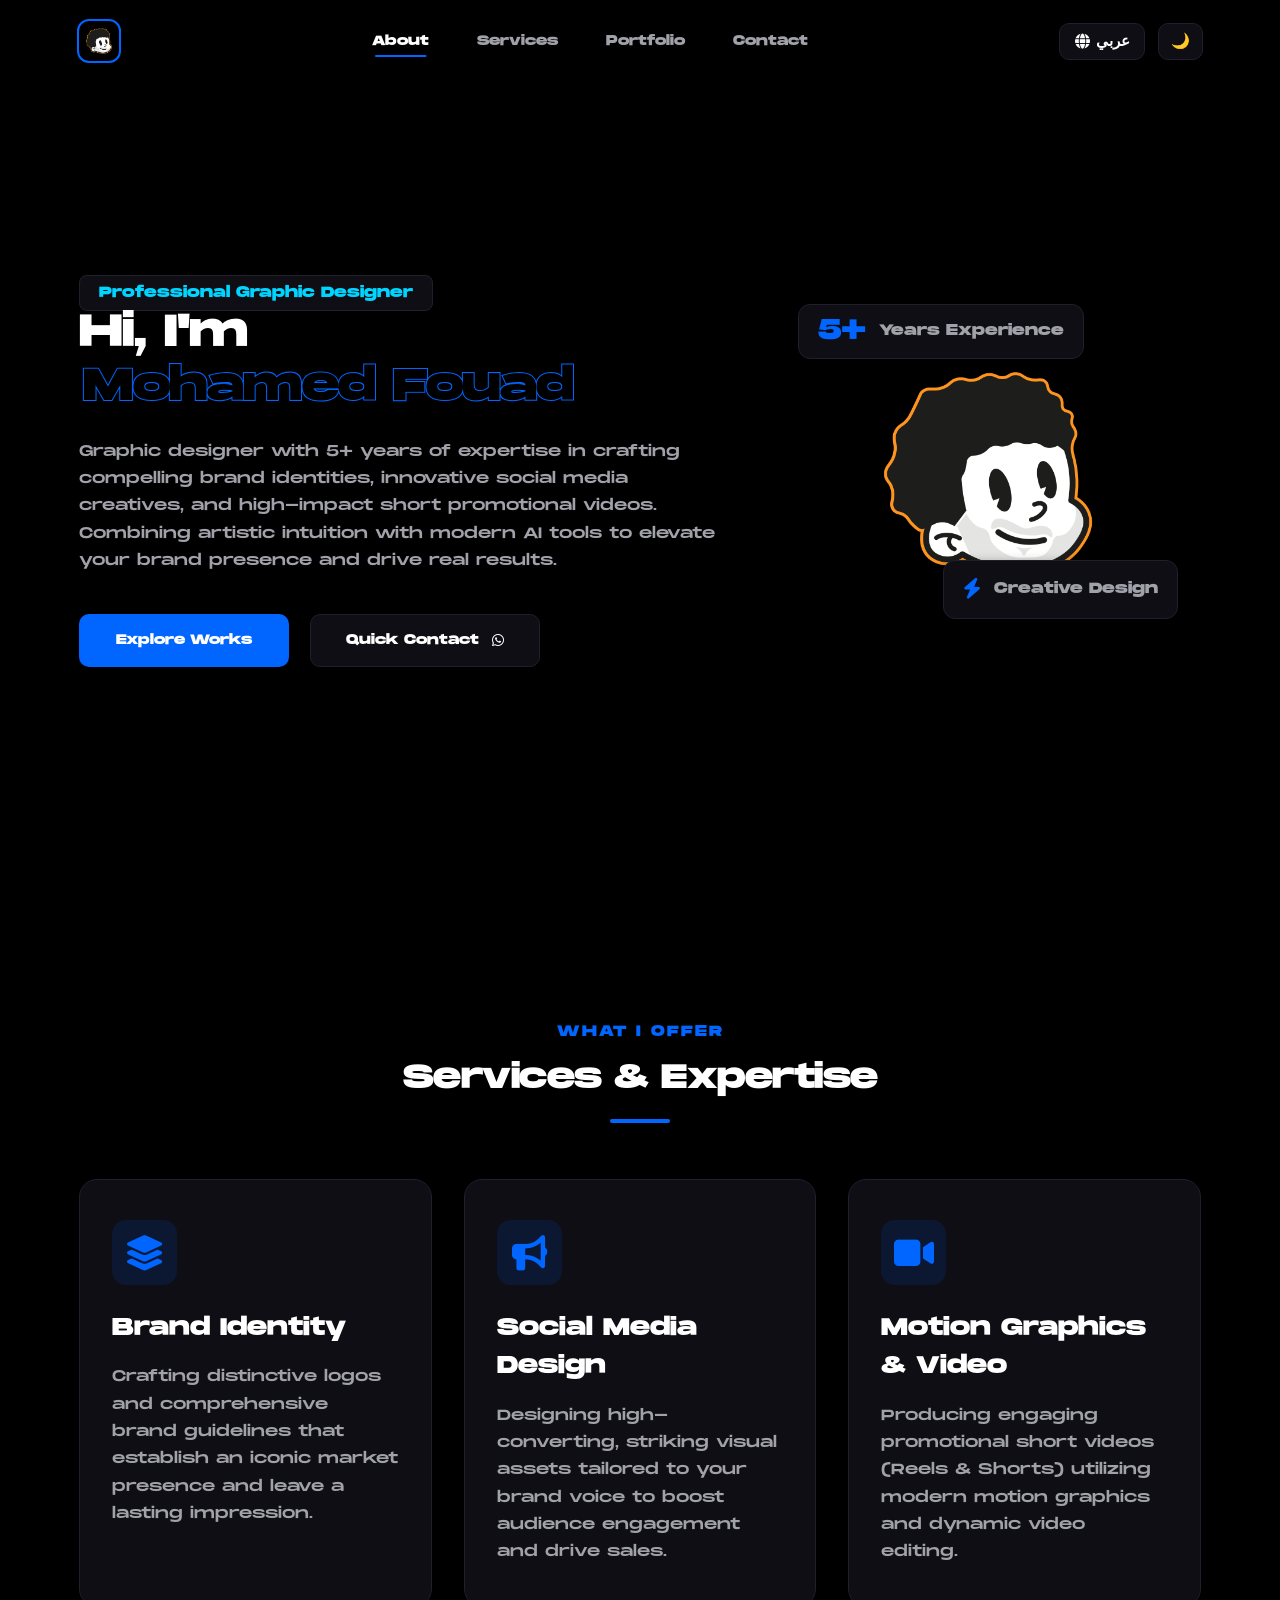
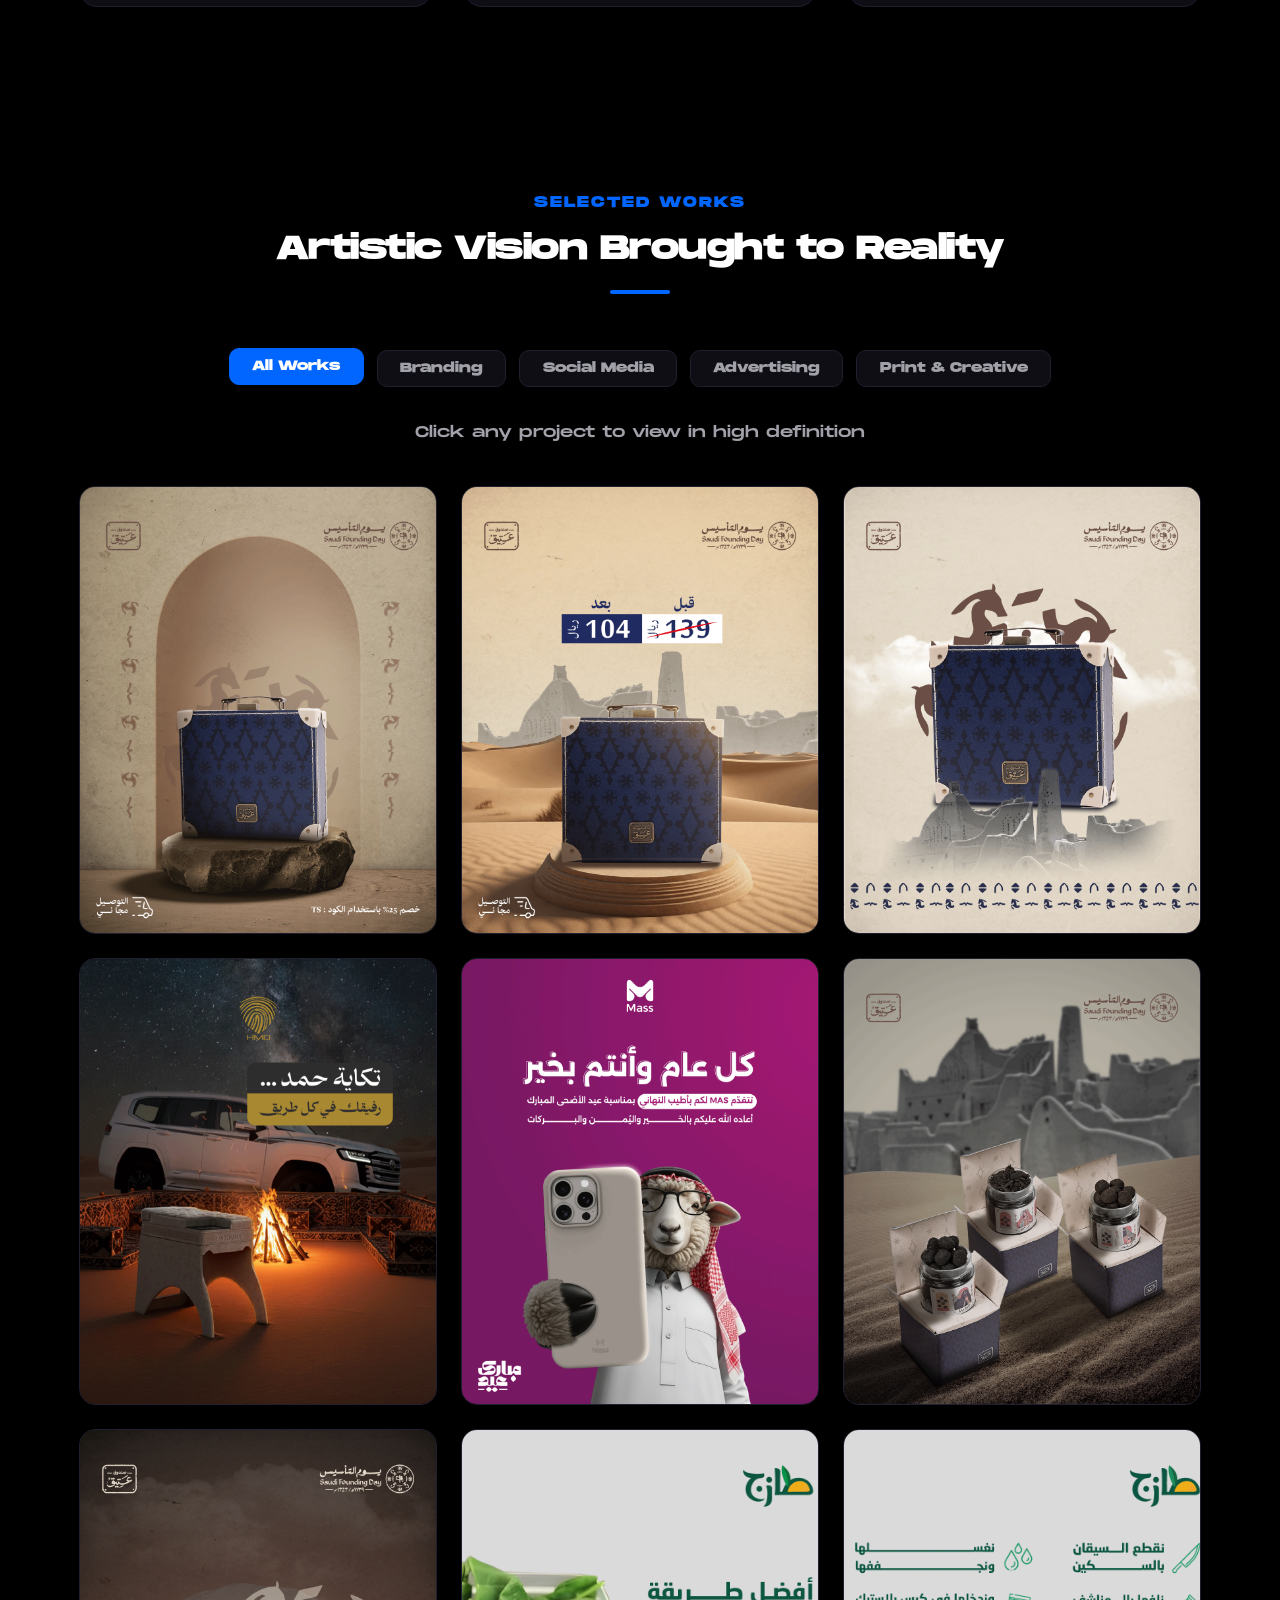
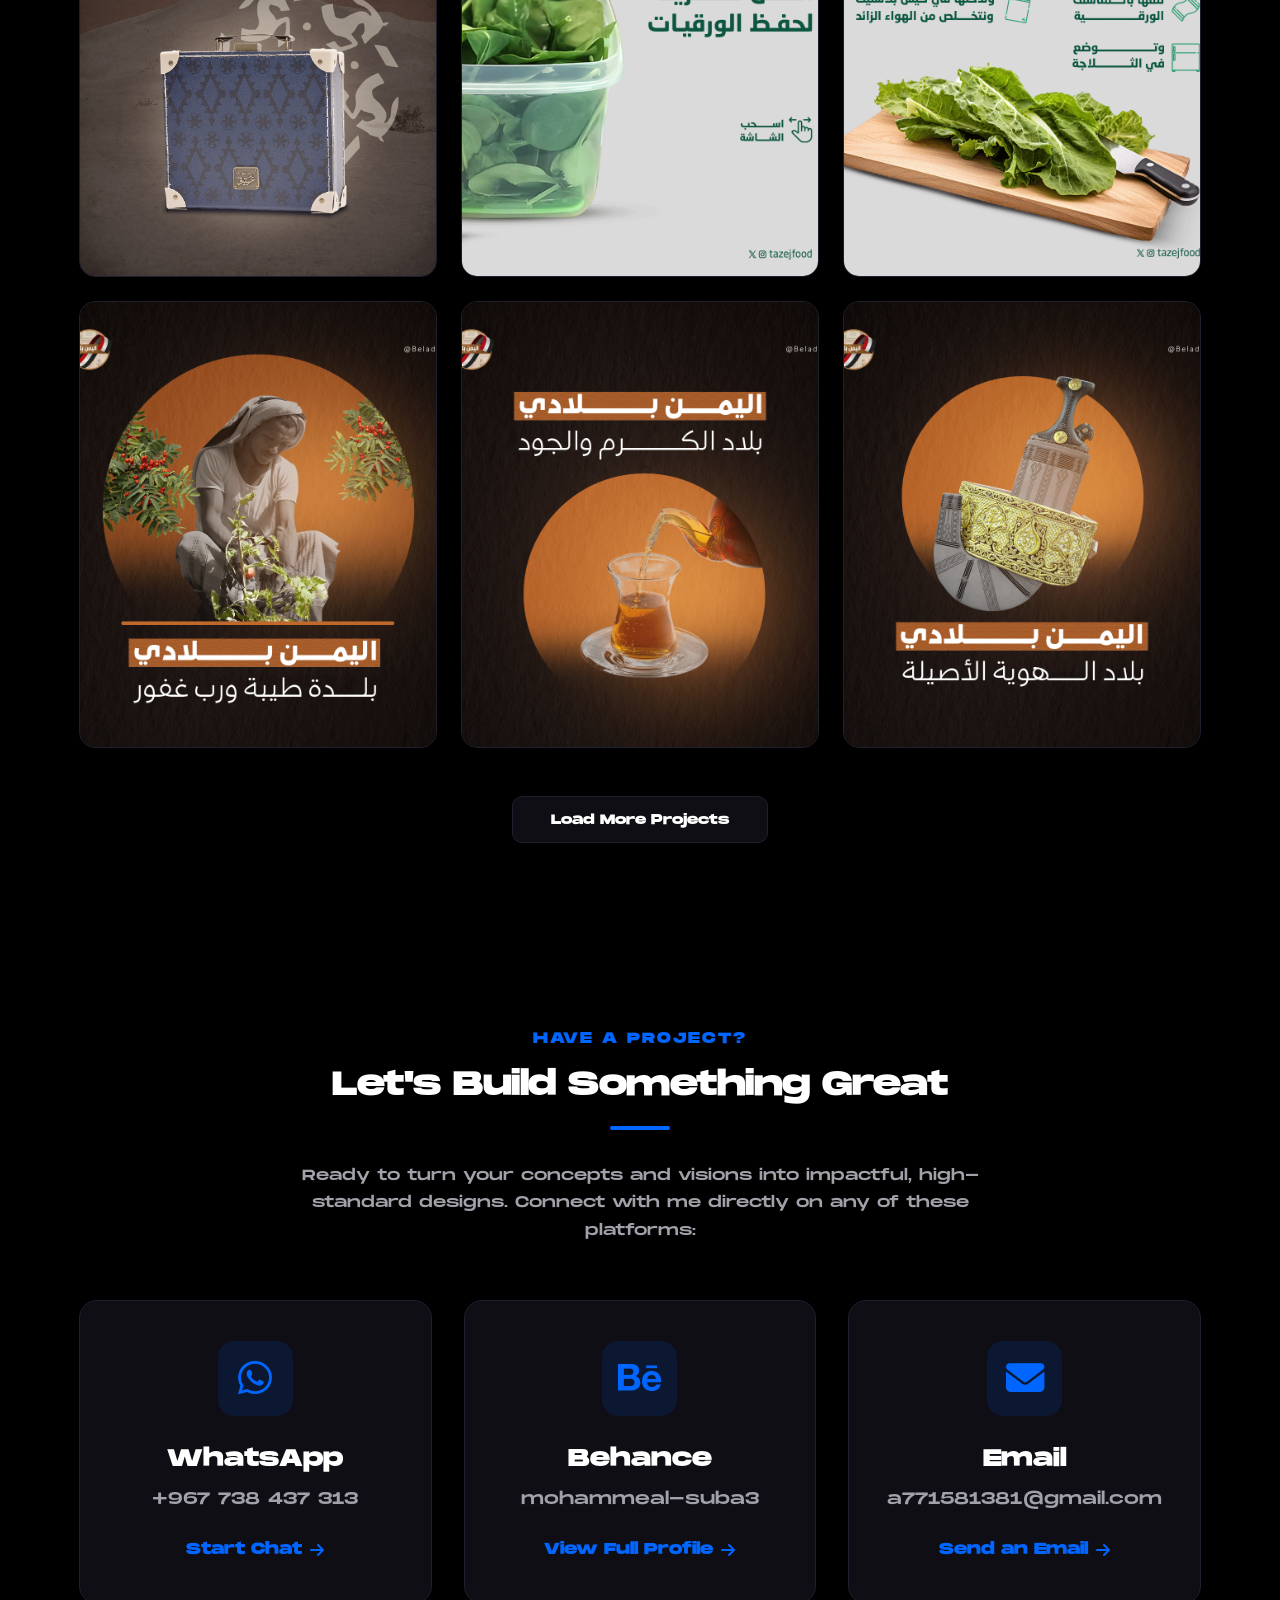
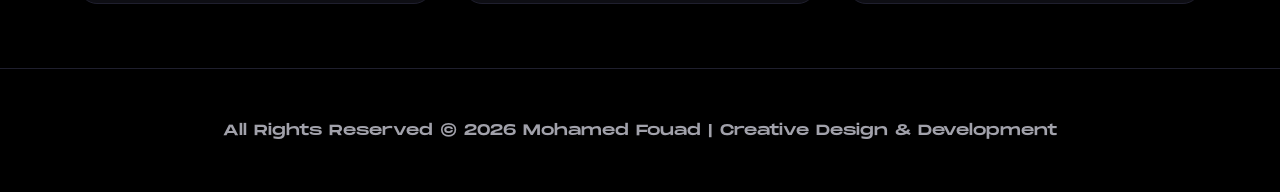
<file: index.html>
<!DOCTYPE html>
<html lang="en" dir="ltr">

<head>
    <meta charset="UTF-8">
    <meta name="viewport" content="width=device-width, initial-scale=1.0">
    <title data-i18n="page_title">Mohamed Fouad | Graphic Designer</title>
    <link rel="stylesheet" href="assets/css/style.css?v=8.0">
    <link rel="stylesheet" href="https://cdnjs.cloudflare.com/ajax/libs/font-awesome/6.4.0/css/all.min.css">
</head>

<body>
    <!-- Header Navigation -->
    <header>
        <div class="logo-container">
            <img src="assets/images/avatar.png" alt="Logo" class="logo">
        </div>
        <nav>
            <ul>
                <li><a href="#about" class="nav-item active" data-link="about" data-i18n="nav_about">About</a></li>
                <li><a href="#experience" class="nav-item" data-link="experience" data-i18n="nav_services">Services</a></li>
                <li><a href="#work" class="nav-item" data-link="work" data-i18n="nav_work">Portfolio</a></li>
                <li><a href="#contact" class="nav-item" data-link="contact" data-i18n="nav_contact">Contact</a></li>
            </ul>
        </nav>
        <div class="header-actions">
            <button id="lang-toggle" class="lang-btn" aria-label="Toggle Language">
                <i class="fas fa-globe"></i>
                <span id="lang-btn-text">عربي</span>
            </button>
            <button id="theme-toggle" aria-label="Toggle Dark Mode" class="theme-btn">🌙</button>
        </div>
    </header>

    <main>
        <!-- Hero Section -->
        <section id="about" class="hero">
            <div class="container hero-container">
                <div class="hero-content">
                    <span class="hero-badge" data-i18n="hero_badge">Professional Graphic Designer</span>
                    <h1 class="hero-title">
                        <span data-i18n="hero_title_pre">Hi, I'm </span><span class="highlight" data-i18n="hero_title_name">Mohamed Fouad</span>
                    </h1>
                    <p class="hero-desc" data-i18n="hero_desc">
                        Graphic designer with 5+ years of expertise in crafting compelling brand identities, innovative social media creatives, and high-impact short promotional videos. Combining artistic intuition with modern AI tools to elevate your brand presence and drive real results.
                    </p>
                    <div class="hero-buttons">
                        <a href="#work" class="btn btn-primary" data-i18n="hero_btn_work">Explore Works</a>
                        <a href="https://wa.me/967738437313" target="_blank" class="btn btn-secondary">
                            <span data-i18n="hero_btn_contact">Quick Contact</span> <i class="fab fa-whatsapp"></i>
                        </a>
                    </div>
                </div>
                <div class="hero-visual">
                    <div class="image-wrapper">
                        <img src="assets/images/avatar.png" alt="Mohamed Fouad" class="hero-avatar">
                        <div class="floating-badge badge-1">
                            <span class="badge-number">5+</span>
                            <span class="badge-text" data-i18n="badge_years">Years Experience</span>
                        </div>
                        <div class="floating-badge badge-2">
                            <span class="badge-icon"><i class="fas fa-bolt"></i></span>
                            <span class="badge-text" data-i18n="badge_creative">Creative Design</span>
                        </div>
                    </div>
                </div>
            </div>
        </section>

        <!-- Experience & Services Section -->
        <section id="experience" class="experience-section">
            <div class="container">
                <span class="sub-title" data-i18n="services_subtitle">What I Offer</span>
                <h2 class="section-title" data-i18n="services_title">Services & Expertise</h2>
                <div class="services-grid">
                    <div class="service-card">
                        <div class="service-icon"><i class="fas fa-layer-group"></i></div>
                        <h3 data-i18n="service1_title">Brand Identity</h3>
                        <p data-i18n="service1_desc">Crafting distinctive logos and comprehensive brand guidelines that establish an iconic market presence and leave a lasting impression.</p>
                    </div>
                    <div class="service-card">
                        <div class="service-icon"><i class="fas fa-bullhorn"></i></div>
                        <h3 data-i18n="service2_title">Social Media Design</h3>
                        <p data-i18n="service2_desc">Designing high-converting, striking visual assets tailored to your brand voice to boost audience engagement and drive sales.</p>
                    </div>
                    <div class="service-card">
                        <div class="service-icon"><i class="fas fa-video"></i></div>
                        <h3 data-i18n="service3_title">Motion Graphics & Video</h3>
                        <p data-i18n="service3_desc">Producing engaging promotional short videos (Reels & Shorts) utilizing modern motion graphics and dynamic video editing.</p>
                    </div>
                </div>
            </div>
        </section>

        <!-- Work/Portfolio Section -->
        <section id="work" class="work-section">
            <div class="container">
                <span class="sub-title" data-i18n="work_subtitle">Selected Works</span>
                <h2 class="section-title" data-i18n="work_title">Artistic Vision Brought to Reality</h2>

                <!-- Category Filters -->
                <div class="portfolio-filters" id="portfolio-filters">
                    <button class="filter-btn active" data-filter="all" data-i18n="filter_all">All Works</button>
                    <button class="filter-btn" data-filter="branding" data-i18n="filter_branding">Branding</button>
                    <button class="filter-btn" data-filter="social" data-i18n="filter_social">Social Media</button>
                    <button class="filter-btn" data-filter="advertising" data-i18n="filter_advertising">Advertising</button>
                    <button class="filter-btn" data-filter="print" data-i18n="filter_print">Print & Creative</button>
                </div>

                <div class="portfolio-controls">
                    <p class="portfolio-hint" data-i18n="work_hint">Click any project to view in high definition</p>
                </div>

                <div class="work-gallery">
                    <div class="gallery-grid" id="gallery-grid">
                        <!-- Dynamic items injected by JS -->
                    </div>
                </div>

                <!-- Load More / Pagination -->
                <div class="gallery-actions">
                    <button id="load-more-btn" class="btn btn-outline" data-i18n="load_more">
                        <span>Load More Projects</span> <i class="fas fa-arrow-down"></i>
                    </button>
                </div>
            </div>
        </section>

        <!-- Contact Section -->
        <section id="contact" class="contact-section">
            <div class="container">
                <span class="sub-title" data-i18n="contact_subtitle">Have a Project?</span>
                <h2 class="section-title" data-i18n="contact_title">Let's Build Something Great</h2>
                <p class="contact-desc" data-i18n="contact_desc">
                    Ready to turn your concepts and visions into impactful, high-standard designs. Connect with me directly on any of these platforms:
                </p>

                <div class="contact-cards">
                    <a href="https://wa.me/967738437313" target="_blank" class="contact-card whatsapp">
                        <div class="card-icon"><i class="fab fa-whatsapp"></i></div>
                        <h3 data-i18n="whatsapp_title">WhatsApp</h3>
                        <span class="card-detail">+967 738 437 313</span>
                        <span class="card-action">
                            <span data-i18n="whatsapp_action">Start Chat</span> <i class="fas fa-arrow-left arrow-icon"></i>
                        </span>
                    </a>

                    <a href="https://www.behance.net/mohammeal-suba3" target="_blank" class="contact-card behance">
                        <div class="card-icon"><i class="fab fa-behance"></i></div>
                        <h3 data-i18n="behance_title">Behance</h3>
                        <span class="card-detail">mohammeal-suba3</span>
                        <span class="card-action">
                            <span data-i18n="behance_action">View Full Profile</span> <i class="fas fa-arrow-left arrow-icon"></i>
                        </span>
                    </a>

                    <a href="mailto:a771581381@gmail.com" class="contact-card email">
                        <div class="card-icon"><i class="fas fa-envelope"></i></div>
                        <h3 data-i18n="email_title">Email</h3>
                        <span class="card-detail">a771581381@gmail.com</span>
                        <span class="card-action">
                            <span data-i18n="email_action">Send an Email</span> <i class="fas fa-arrow-left arrow-icon"></i>
                        </span>
                    </a>
                </div>
            </div>
        </section>
    </main>

    <footer>
        <p data-i18n="footer_text">All Rights Reserved &copy; 2026 Mohamed Fouad | Creative Design & Development</p>
    </footer>

    <!-- Interactive Lightbox Modal -->
    <div id="lightbox" class="lightbox">
        <span class="close-lightbox" id="lightbox-close" aria-label="Close">&times;</span>
        <button class="lightbox-nav prev" id="lightbox-prev" aria-label="Previous"><i class="fas fa-chevron-left"></i></button>
        <div class="lightbox-media">
            <img class="lightbox-content" id="lightbox-img" alt="Project Preview">
        </div>
        <button class="lightbox-nav next" id="lightbox-next" aria-label="Next"><i class="fas fa-chevron-right"></i></button>
        <div id="lightbox-counter" class="lightbox-counter">1 / 43</div>
    </div>

    <script src="assets/js/script.js?v=8.0"></script>
</body>

</html>
</file>
<file: assets/css/style.css>
/* Fonts */
@font-face {
    font-family: 'Zain';
    src: url('../fonts/Zain-Variable.ttf') format('truetype');
    font-weight: 100 900;
    font-style: normal;
    font-display: swap;
}

@font-face {
    font-family: 'Monument Extended';
    src: url('../fonts/MonumentExtended-Regular.otf') format('opentype');
    font-weight: 400;
    font-style: normal;
    font-display: swap;
}

@font-face {
    font-family: 'Monument Extended';
    src: url('../fonts/MonumentExtended-Ultrabold.otf') format('opentype');
    font-weight: 700 900;
    font-style: normal;
    font-display: swap;
}

/* Color Variables (No Blur) */
:root {
    --bg-main: #000000;
    --bg-surface: #0a0a0f;
    --bg-card: #0e0e14;
    --bg-card-hover: #14141e;
    --bg-header: #000000;
    --border-color: #1f1f2e;
    --border-hover: #0066FF;
    --primary: #0066FF;
    --primary-hover: #0052CC;
    --accent: #00D4FF;
    --text-main: #ffffff;
    --text-muted: #a1a1aa;
    --text-dim: #71717a;
    --btn-primary-bg: #0066FF;
    --btn-primary-text: #ffffff;
    --btn-primary-border: #0066FF;
    --btn-secondary-bg: #0e0e14;
    --btn-secondary-text: #ffffff;
    --btn-secondary-border: #1f1f2e;
    --shadow-sm: 0 4px 12px rgba(0, 0, 0, 0.5);
    --shadow-md: 0 8px 24px rgba(0, 0, 0, 0.7);
    --transition: all 0.25s ease;
}

[data-theme="light"] {
    --bg-main: #ffffff;
    --bg-surface: #f4f6fb;
    --bg-card: #ffffff;
    --bg-card-hover: #f0f4ff;
    --bg-header: #ffffff;
    --border-color: #e2e8f0;
    --border-hover: #0066FF;
    --primary: #0066FF;
    --primary-hover: #0052CC;
    --accent: #0052CC;
    --text-main: #000000;
    --text-muted: #4b5563;
    --text-dim: #9ca3af;
    --btn-primary-bg: #0066FF;
    --btn-primary-text: #ffffff;
    --btn-primary-border: #0066FF;
    --btn-secondary-bg: #ffffff;
    --btn-secondary-text: #000000;
    --btn-secondary-border: #cbd5e1;
    --shadow-sm: 0 4px 12px rgba(0, 0, 0, 0.05);
    --shadow-md: 0 8px 24px rgba(0, 0, 0, 0.08);
}

/* Font Enforcement */
html[lang="ar"],
html[lang="ar"] body,
html[lang="ar"] h1,
html[lang="ar"] h2,
html[lang="ar"] h3,
html[lang="ar"] h4,
html[lang="ar"] h5,
html[lang="ar"] h6,
html[lang="ar"] p,
html[lang="ar"] span,
html[lang="ar"] a,
html[lang="ar"] button {
    font-family: 'Zain', sans-serif !important;
}

html[lang="en"],
html[lang="en"] body,
html[lang="en"] h1,
html[lang="en"] h2,
html[lang="en"] h3,
html[lang="en"] h4,
html[lang="en"] h5,
html[lang="en"] h6,
html[lang="en"] p,
html[lang="en"] span,
html[lang="en"] a,
html[lang="en"] button {
    font-family: 'Monument Extended', sans-serif !important;
}

html[lang="en"] p,
html[lang="en"] .hero-desc,
html[lang="en"] .service-card p,
html[lang="en"] .contact-desc,
html[lang="en"] footer p {
    font-weight: 400 !important;
    font-size: 0.95rem;
    line-height: 1.8;
}

html[lang="en"] .hero-title {
    font-size: 2.8rem;
    letter-spacing: -0.5px;
}

html[lang="en"] .section-title {
    font-size: 2.1rem;
    letter-spacing: -0.5px;
}

html[lang="en"] .filter-btn,
html[lang="en"] .btn,
html[lang="en"] .nav-item {
    font-size: 0.85rem;
}

* {
    margin: 0;
    padding: 0;
    box-sizing: border-box;
    scroll-behavior: smooth;
}

body {
    background-color: var(--bg-main);
    color: var(--text-main);
    font-size: 16px;
    line-height: 1.6;
    min-height: 100vh;
    display: flex;
    flex-direction: column;
    transition: background-color 0.3s ease, color 0.3s ease;
}

.container {
    width: 90%;
    max-width: 1200px;
    margin: 0 auto;
    padding: 0 15px;
}

header {
    position: fixed;
    top: 0;
    left: 0;
    right: 0;
    z-index: 1000;
    display: flex;
    justify-content: space-between;
    align-items: center;
    padding: 1.2rem 6%;
    background: transparent;
    transition: var(--transition);
}

header.scrolled {
    background: var(--bg-header);
    padding: 0.9rem 6%;
    border-bottom: 1px solid var(--border-color);
    box-shadow: var(--shadow-sm);
}

.logo-container {
    display: flex;
    align-items: center;
}

.logo {
    height: 44px;
    width: auto;
    object-fit: contain;
    border-radius: 12px;
    border: 2px solid var(--primary);
}

nav ul {
    display: flex;
    list-style: none;
    gap: 1.2rem;
    align-items: center;
}

.nav-item {
    text-decoration: none;
    color: var(--text-muted);
    font-size: 1.05rem;
    font-weight: 700;
    padding: 0.5rem 0.9rem;
    border-radius: 8px;
    position: relative;
    transition: var(--transition);
}

.nav-item::after {
    content: '';
    position: absolute;
    bottom: 0;
    left: 50%;
    width: 0;
    height: 2.5px;
    background: var(--primary);
    transform: translateX(-50%);
    transition: var(--transition);
}

.nav-item:hover,
.nav-item.active {
    color: var(--text-main);
}

.nav-item:hover::after,
.nav-item.active::after {
    width: 60%;
}

.header-actions {
    display: flex;
    align-items: center;
    gap: 0.8rem;
}

.lang-btn,
.theme-btn {
    background: var(--bg-card);
    border: 1px solid var(--border-color);
    color: var(--text-main);
    padding: 0.5rem 0.9rem;
    border-radius: 10px;
    cursor: pointer;
    font-size: 0.95rem;
    font-weight: 800;
    display: inline-flex;
    align-items: center;
    gap: 0.4rem;
    transition: var(--transition);
}

.theme-btn {
    padding: 0.5rem 0.75rem;
}

.lang-btn:hover,
.theme-btn:hover {
    background: var(--primary);
    color: #ffffff;
    border-color: var(--primary);
}

section {
    padding: 7.5rem 0 4rem;
}

.sub-title {
    display: block;
    font-size: 0.95rem;
    text-transform: uppercase;
    letter-spacing: 2px;
    color: var(--primary);
    font-weight: 800;
    margin-bottom: 0.5rem;
    text-align: center;
}

.section-title {
    font-size: 2.7rem;
    font-weight: 900;
    text-align: center;
    margin-bottom: 3.5rem;
    position: relative;
}

.section-title::after {
    content: '';
    display: block;
    width: 60px;
    height: 4px;
    background: var(--primary);
    margin: 0.8rem auto 0;
    border-radius: 2px;
}

.hero {
    min-height: 100vh;
    display: flex;
    align-items: center;
    padding-top: 7rem;
}

.hero-container {
    display: grid;
    grid-template-columns: 1.2fr 0.8fr;
    gap: 3.5rem;
    align-items: center;
}

.hero-badge {
    align-self: flex-start;
    background: var(--bg-card);
    border: 1px solid var(--border-color);
    color: var(--accent);
    padding: 0.45rem 1.2rem;
    border-radius: 8px;
    font-size: 0.95rem;
    font-weight: 800;
    margin-bottom: 1.5rem;
}

.hero-title {
    font-size: 3.6rem;
    font-weight: 900;
    line-height: 1.2;
    margin-bottom: 1.5rem;
}

.hero-title .highlight {
    color: #000000;
    -webkit-text-fill-color: #000000;
    paint-order: stroke fill;
    -webkit-text-stroke: 2px var(--primary);
    text-stroke: 2px var(--primary);
    stroke-linejoin: round;
    display: inline-block;
    padding: 0 4px;
}

[data-theme="light"] .hero-title .highlight {
    color: #ffffff;
    -webkit-text-fill-color: #ffffff;
    paint-order: stroke fill;
    -webkit-text-stroke: 2px var(--primary);
    text-stroke: 2px var(--primary);
}

.hero-desc {
    color: var(--text-muted);
    font-size: 1.25rem;
    line-height: 1.8;
    margin-bottom: 2.5rem;
}

.hero-buttons {
    display: flex;
    gap: 1.3rem;
    flex-wrap: wrap;
}

.btn {
    text-decoration: none;
    padding: 0.85rem 2.2rem;
    font-size: 1.1rem;
    font-weight: 800;
    border-radius: 10px;
    display: inline-flex;
    align-items: center;
    justify-content: center;
    gap: 0.8rem;
    cursor: pointer;
    transition: var(--transition);
}

.btn-primary {
    background: var(--btn-primary-bg);
    color: var(--btn-primary-text);
    border: 2px solid var(--btn-primary-border);
}

.btn-primary:hover {
    background: var(--primary-hover);
    border-color: var(--primary-hover);
    transform: translateY(-2px);
    box-shadow: 0 6px 20px rgba(0, 102, 255, 0.4);
}

.btn-secondary {
    background: var(--btn-secondary-bg);
    color: var(--btn-secondary-text);
    border: 1.5px solid var(--btn-secondary-border);
}

.btn-secondary:hover {
    border-color: var(--primary);
    color: var(--primary);
    transform: translateY(-2px);
}

.btn-outline {
    background: var(--bg-card);
    color: var(--text-main);
    border: 1.5px solid var(--border-color);
    padding: 0.9rem 2.4rem;
}

.btn-outline:hover {
    border-color: var(--primary);
    background: var(--primary);
    color: #ffffff;
    transform: translateY(-2px);
}

.hero-visual {
    display: flex;
    justify-content: center;
    position: relative;
    z-index: 1;
}

.image-wrapper {
    position: relative;
    width: 320px;
    height: 320px;
    display: flex;
    align-items: center;
    justify-content: center;
}

.hero-avatar {
    width: 100%;
    height: 100%;
    object-fit: contain;
    border: none;
    outline: none;
    box-shadow: none;
    z-index: 2;
    position: relative;
    transition: var(--transition);
}

.floating-badge {
    position: absolute;
    background: var(--bg-card);
    border: 1px solid var(--border-color);
    padding: 0.75rem 1.2rem;
    border-radius: 12px;
    display: flex;
    align-items: center;
    gap: 0.8rem;
    box-shadow: var(--shadow-sm);
    animation: float 4s ease-in-out infinite;
    z-index: 3;
}

.badge-1 { top: -10px; left: -30px; }
.badge-2 { bottom: 15px; right: -30px; animation-delay: 2s; }

.badge-number {
    font-size: 1.8rem;
    font-weight: 900;
    color: var(--primary);
    line-height: 1;
}

.badge-icon {
    font-size: 1.3rem;
    color: var(--primary);
}

.badge-text {
    font-size: 0.95rem;
    font-weight: 800;
    color: var(--text-muted);
    white-space: nowrap;
}

@keyframes float {
    0%, 100% { transform: translateY(0); }
    50% { transform: translateY(-8px); }
}

.services-grid {
    display: grid;
    grid-template-columns: repeat(auto-fit, minmax(300px, 1fr));
    gap: 2rem;
}

.service-card {
    background: var(--bg-card);
    border: 1px solid var(--border-color);
    padding: 2.5rem 2rem;
    border-radius: 18px;
    box-shadow: var(--shadow-sm);
    transition: var(--transition);
    display: flex;
    flex-direction: column;
    height: 100%;
}

.service-card:hover {
    transform: translateY(-6px);
    border-color: var(--primary);
    background: var(--bg-card-hover);
}

.service-icon {
    font-size: 2.2rem;
    color: var(--primary);
    background: rgba(0, 102, 255, 0.12);
    width: 65px;
    height: 65px;
    display: flex;
    align-items: center;
    justify-content: center;
    border-radius: 14px;
    margin-bottom: 1.5rem;
    transition: var(--transition);
}

.service-card:hover .service-icon {
    background: var(--primary);
    color: #ffffff;
}

.service-card h3 {
    font-size: 1.5rem;
    margin-bottom: 1rem;
    font-weight: 800;
}

.service-card p {
    color: var(--text-muted);
    font-size: 1.05rem;
    line-height: 1.7;
}

.portfolio-filters {
    display: flex;
    justify-content: center;
    align-items: center;
    flex-wrap: wrap;
    gap: 0.8rem;
    margin-bottom: 2rem;
}

.filter-btn {
    background: var(--bg-card);
    color: var(--text-muted);
    border: 1px solid var(--border-color);
    padding: 0.6rem 1.4rem;
    border-radius: 10px;
    font-size: 1rem;
    font-weight: 800;
    cursor: pointer;
    transition: var(--transition);
}

.filter-btn:hover,
.filter-btn.active {
    background: var(--primary);
    color: #ffffff;
    border-color: var(--primary);
    transform: translateY(-2px);
}

.portfolio-controls {
    text-align: center;
    margin-bottom: 2.5rem;
}

.portfolio-hint {
    font-size: 1rem;
    color: var(--text-muted);
}

.work-gallery {
    width: 100%;
}

.gallery-grid {
    display: grid;
    grid-template-columns: repeat(auto-fill, minmax(280px, 1fr));
    gap: 1.5rem;
}

.gallery-item {
    position: relative;
    overflow: hidden;
    border-radius: 16px;
    border: 1px solid var(--border-color);
    box-shadow: var(--shadow-sm);
    cursor: pointer;
    background: var(--bg-surface);
    aspect-ratio: 4 / 5;
    transition: var(--transition);
}

.gallery-item.hidden { display: none; }

.gallery-item img {
    width: 100%;
    height: 100%;
    display: block;
    object-fit: cover;
    transition: transform 0.4s ease;
}

.gallery-item-overlay {
    position: absolute;
    inset: 0;
    background: linear-gradient(to top, rgba(0, 0, 0, 0.95) 0%, rgba(0, 102, 255, 0.6) 60%, rgba(0, 0, 0, 0.4) 100%);
    display: flex;
    flex-direction: column;
    justify-content: flex-end;
    padding: 1.5rem;
    opacity: 0;
    transition: var(--transition);
    z-index: 2;
}

.gallery-item-tag {
    align-self: flex-start;
    background: var(--primary);
    color: #ffffff;
    font-size: 0.8rem;
    font-weight: 800;
    padding: 0.3rem 0.8rem;
    border-radius: 6px;
    margin-bottom: 0.5rem;
}

.gallery-item-title {
    color: #ffffff;
    font-size: 1.15rem;
    font-weight: 800;
    margin-bottom: 0.5rem;
}

.gallery-item-btn {
    position: absolute;
    top: 50%;
    left: 50%;
    transform: translate(-50%, -50%) scale(0.7);
    background: var(--primary);
    color: #ffffff;
    width: 50px;
    height: 50px;
    border-radius: 50%;
    display: flex;
    align-items: center;
    justify-content: center;
    font-size: 1.2rem;
    transition: var(--transition);
    opacity: 0;
}

.gallery-item:hover {
    transform: translateY(-5px);
    border-color: var(--primary);
    box-shadow: 0 10px 25px rgba(0, 102, 255, 0.3);
}

.gallery-item:hover img { transform: scale(1.05); }
.gallery-item:hover .gallery-item-overlay { opacity: 1; }
.gallery-item:hover .gallery-item-btn { opacity: 1; transform: translate(-50%, -50%) scale(1); }

.gallery-actions {
    margin-top: 3rem;
    text-align: center;
}

.contact-desc {
    text-align: center;
    color: var(--text-muted);
    font-size: 1.2rem;
    max-width: 680px;
    margin: -1.5rem auto 3.5rem;
    line-height: 1.8;
}

.contact-cards {
    display: grid;
    grid-template-columns: repeat(auto-fit, minmax(280px, 1fr));
    gap: 2rem;
}

.contact-card {
    text-decoration: none;
    color: var(--text-main);
    background: var(--bg-card);
    border: 1px solid var(--border-color);
    border-radius: 18px;
    padding: 2.5rem 2rem;
    text-align: center;
    box-shadow: var(--shadow-sm);
    display: flex;
    flex-direction: column;
    align-items: center;
    transition: var(--transition);
}

.contact-card:hover {
    transform: translateY(-6px);
    border-color: var(--primary);
    background: var(--bg-card-hover);
    color: #ffffff;
}

.contact-card .card-icon {
    font-size: 2.4rem;
    color: var(--primary);
    background: rgba(0, 102, 255, 0.12);
    width: 75px;
    height: 75px;
    display: flex;
    align-items: center;
    justify-content: center;
    border-radius: 16px;
    margin-bottom: 1.5rem;
    transition: var(--transition);
}

.contact-card:hover .card-icon {
    background: var(--primary);
    color: #ffffff;
    transform: scale(1.05);
}

.contact-card h3 {
    font-size: 1.5rem;
    margin-bottom: 0.5rem;
    font-weight: 800;
}

.contact-card .card-detail {
    font-size: 1.05rem;
    color: var(--text-muted);
    margin-bottom: 1.5rem;
}

.contact-card .card-action {
    font-size: 1rem;
    font-weight: 800;
    color: var(--primary);
    display: flex;
    align-items: center;
    gap: 0.5rem;
    transition: var(--transition);
}

html[lang="en"] .arrow-icon {
    transform: rotate(180deg);
}

.contact-card:hover .card-action {
    color: var(--accent);
    gap: 0.8rem;
}

footer {
    text-align: center;
    padding: 3rem 0;
    border-top: 1px solid var(--border-color);
    background: var(--bg-header);
    margin-top: auto;
    font-size: 1rem;
    color: var(--text-muted);
}

.lightbox {
    display: none;
    position: fixed;
    z-index: 2000;
    left: 0;
    top: 0;
    width: 100%;
    height: 100%;
    overflow: hidden;
    background: rgba(0, 0, 0, 0.98);
    justify-content: center;
    align-items: center;
    transition: var(--transition);
}

.lightbox.active {
    display: flex;
    animation: fadeIn 0.3s ease forwards;
}

.lightbox-media {
    max-width: 85%;
    max-height: 82vh;
    display: flex;
    justify-content: center;
    align-items: center;
    z-index: 2010;
}

.lightbox-content {
    max-width: 100%;
    max-height: 82vh;
    border-radius: 16px;
    border: 2px solid var(--primary);
    object-fit: contain;
    transform: scale(0.96);
    transition: transform 0.3s ease;
}

.lightbox.active .lightbox-content { transform: scale(1); }

.close-lightbox {
    position: absolute;
    top: 30px;
    right: 35px;
    color: #ffffff;
    font-size: 2.5rem;
    line-height: 1;
    cursor: pointer;
    background: #14141e;
    border: 1px solid var(--border-color);
    width: 48px;
    height: 48px;
    display: flex;
    align-items: center;
    justify-content: center;
    border-radius: 10px;
    transition: var(--transition);
}

.close-lightbox:hover { background: var(--primary); }

.lightbox-nav {
    position: absolute;
    top: 50%;
    transform: translateY(-50%);
    background: #14141e;
    border: 1px solid var(--border-color);
    color: #ffffff;
    width: 52px;
    height: 52px;
    border-radius: 10px;
    display: flex;
    align-items: center;
    justify-content: center;
    cursor: pointer;
    font-size: 1.2rem;
    transition: var(--transition);
    z-index: 2020;
}

.lightbox-nav:hover { background: var(--primary); }
.lightbox-nav.prev { right: 35px; }
.lightbox-nav.next { left: 35px; }

html[lang="en"] .lightbox-nav.prev { left: 35px; right: auto; }
html[lang="en"] .lightbox-nav.next { right: 35px; left: auto; }

.lightbox-counter {
    position: absolute;
    bottom: 25px;
    left: 50%;
    transform: translateX(-50%);
    background: #14141e;
    border: 1px solid var(--border-color);
    color: #ffffff;
    padding: 0.5rem 1.4rem;
    border-radius: 10px;
    font-size: 1rem;
    font-weight: 800;
    z-index: 2020;
}

@keyframes fadeIn {
    from { opacity: 0; }
    to { opacity: 1; }
}

.reveal {
    opacity: 0;
    transform: translateY(24px);
    transition: opacity 0.6s ease, transform 0.6s cubic-bezier(0.16, 1, 0.3, 1);
}

.reveal.visible { opacity: 1; transform: translateY(0); }

@media (max-width: 1024px) {
    .gallery-grid { grid-template-columns: repeat(auto-fill, minmax(240px, 1fr)); }
    .hero-title { font-size: 3rem; }
}

@media (max-width: 768px) {
    section { padding: 5.5rem 0 3rem; }
    header { padding: 1rem 5%; }
    nav ul { display: none; }
    .hero-container { grid-template-columns: 1fr; gap: 2.5rem; text-align: center; }
    .hero-content { align-items: center; }
    .hero-badge { align-self: center; }
    .hero-title { font-size: 2.4rem; }
    .hero-desc { font-size: 1.1rem; }
    .hero-buttons { justify-content: center; width: 100%; }
    .btn { width: 100%; }
    .hero-visual { order: -1; }
    .image-wrapper { width: 240px; height: 240px; }
    .badge-1 { left: -10px; }
    .badge-2 { right: -10px; }
    .gallery-grid { grid-template-columns: repeat(auto-fill, minmax(150px, 1fr)); gap: 1rem; }
}
</file>
